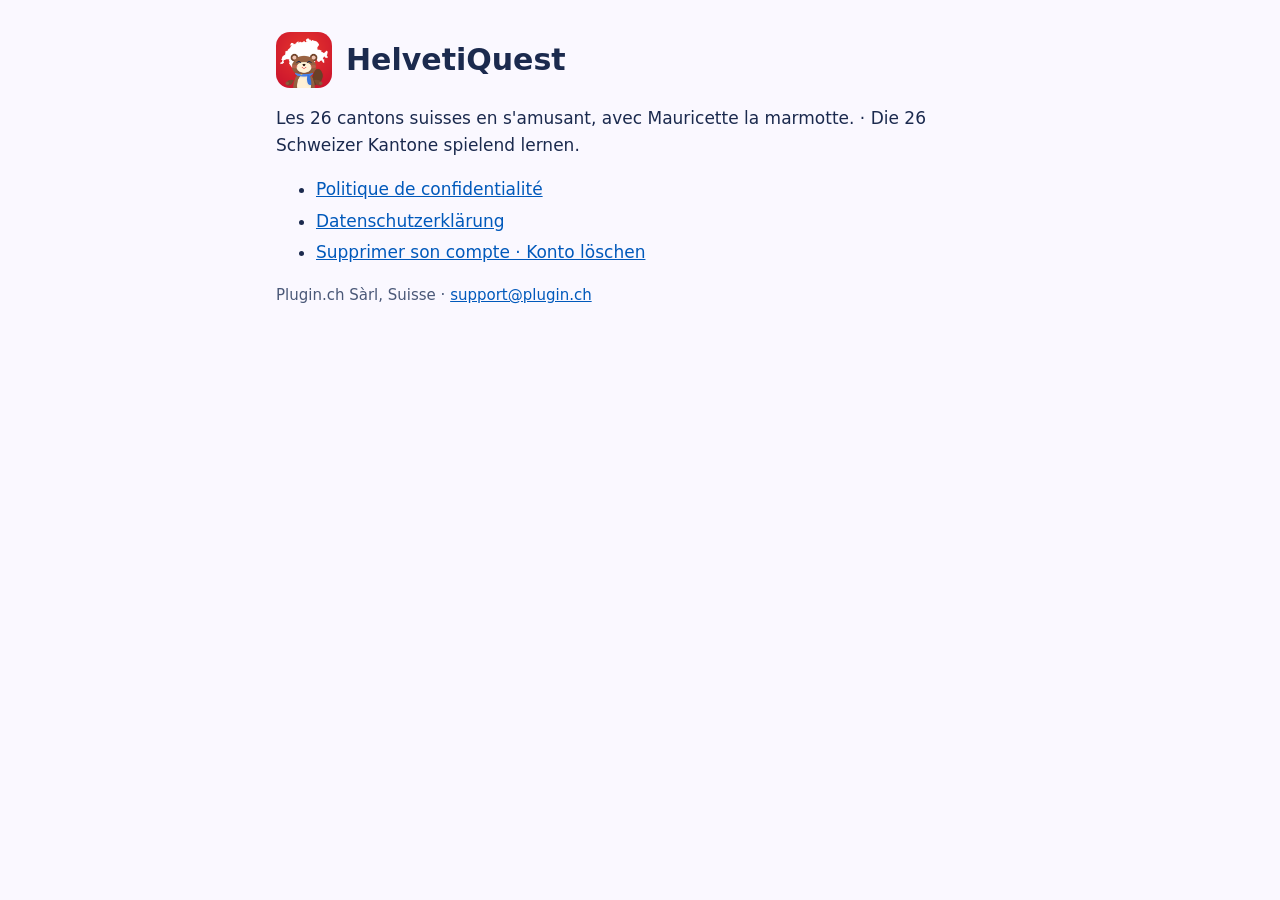
<file: index.html>
<!doctype html>
<html lang="fr">
<head>
<meta charset="utf-8">
<meta name="viewport" content="width=device-width, initial-scale=1">
<title>HelvetiQuest</title>
<link rel="stylesheet" href="swissgeo/style.css">
</head>
<body>
<main>
<header><img src="swissgeo/icone.png" alt=""><h1>HelvetiQuest</h1></header>
<p>Les 26 cantons suisses en s'amusant, avec Mauricette la marmotte. · <span lang="de">Die 26 Schweizer Kantone spielend lernen.</span></p>
<ul>
<li><a href="swissgeo/confidentialite.html">Politique de confidentialité</a></li>
<li><a href="swissgeo/datenschutz.html" hreflang="de">Datenschutzerklärung</a></li>
<li><a href="swissgeo/suppression.html">Supprimer son compte · Konto löschen</a></li>
</ul>
<p class="meta">Plugin.ch Sàrl, Suisse · <a href="mailto:support@plugin.ch">support@plugin.ch</a></p>
</main>
</body>
</html>
</file>
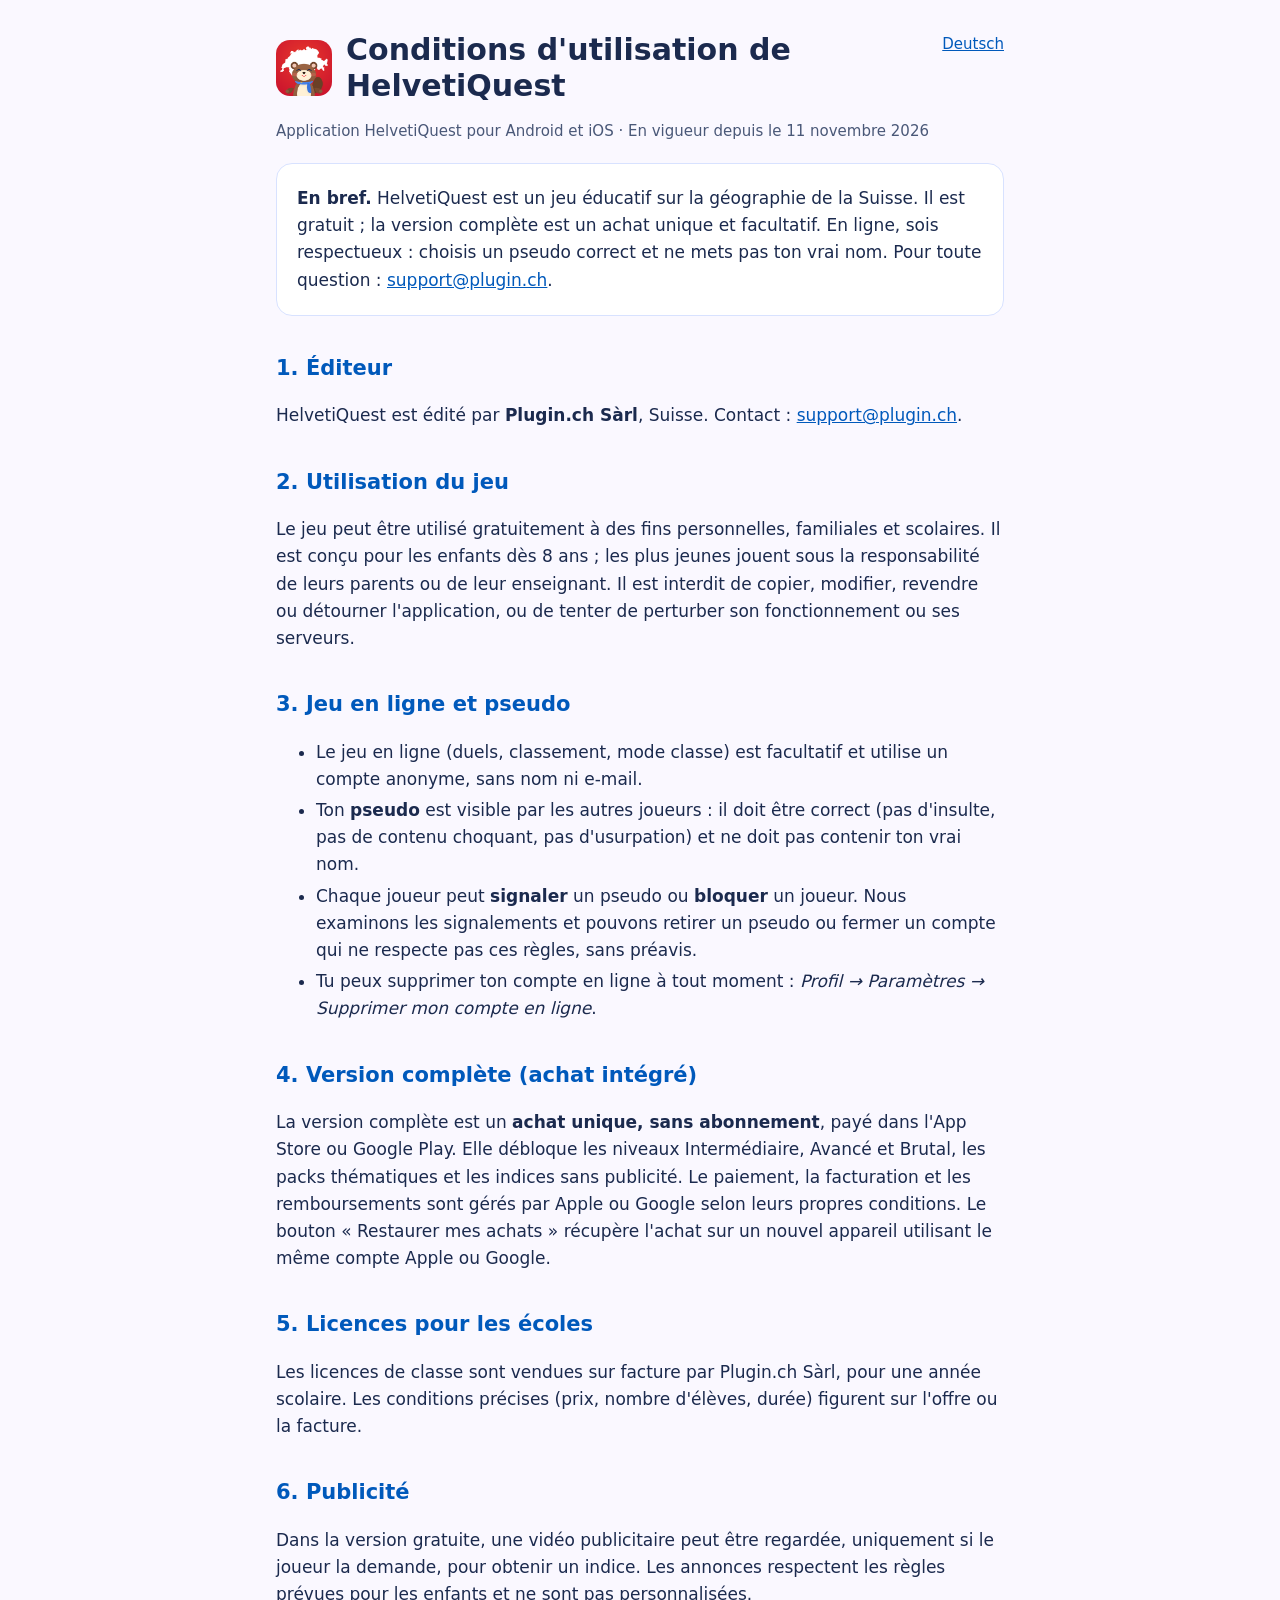
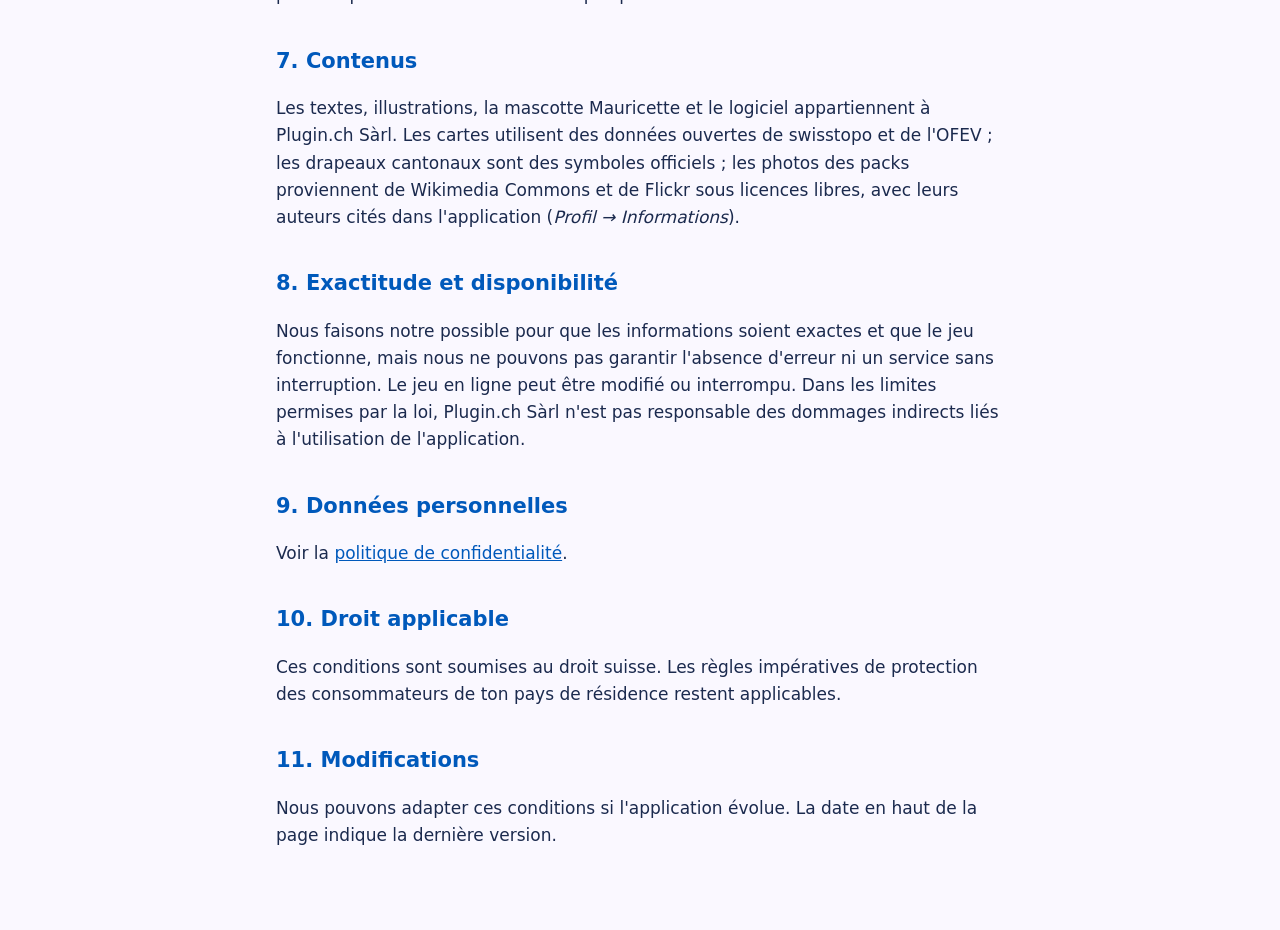
<file: swissgeo/conditions.html>
<!doctype html>
<html lang="fr">
<head>
<meta charset="utf-8">
<meta name="viewport" content="width=device-width, initial-scale=1">
<title>Conditions d'utilisation · HelvetiQuest</title>
<link rel="stylesheet" href="style.css">
</head>
<body>
<main>
<a class="lang" href="nutzungsbedingungen.html" hreflang="de">Deutsch</a>
<header><img src="icone.png" alt=""><h1>Conditions d'utilisation de HelvetiQuest</h1></header>
<p class="meta">Application HelvetiQuest pour Android et iOS · En vigueur depuis le 11 novembre 2026</p>

<div class="box">
<p><b>En bref.</b> HelvetiQuest est un jeu éducatif sur la géographie de la Suisse. Il est gratuit ; la version
complète est un achat unique et facultatif. En ligne, sois respectueux : choisis un pseudo correct et ne mets pas ton
vrai nom. Pour toute question : <a href="mailto:support@plugin.ch">support@plugin.ch</a>.</p>
</div>

<h2>1. Éditeur</h2>
<p>HelvetiQuest est édité par <b>Plugin.ch Sàrl</b>, Suisse. Contact : <a href="mailto:support@plugin.ch">support@plugin.ch</a>.</p>

<h2>2. Utilisation du jeu</h2>
<p>Le jeu peut être utilisé gratuitement à des fins personnelles, familiales et scolaires. Il est conçu pour les enfants
dès 8 ans ; les plus jeunes jouent sous la responsabilité de leurs parents ou de leur enseignant. Il est interdit de
copier, modifier, revendre ou détourner l'application, ou de tenter de perturber son fonctionnement ou ses serveurs.</p>

<h2>3. Jeu en ligne et pseudo</h2>
<ul>
<li>Le jeu en ligne (duels, classement, mode classe) est facultatif et utilise un compte anonyme, sans nom ni e-mail.</li>
<li>Ton <b>pseudo</b> est visible par les autres joueurs : il doit être correct (pas d'insulte, pas de contenu choquant,
pas d'usurpation) et ne doit pas contenir ton vrai nom.</li>
<li>Chaque joueur peut <b>signaler</b> un pseudo ou <b>bloquer</b> un joueur. Nous examinons les signalements et pouvons
retirer un pseudo ou fermer un compte qui ne respecte pas ces règles, sans préavis.</li>
<li>Tu peux supprimer ton compte en ligne à tout moment : <i>Profil → Paramètres → Supprimer mon compte en ligne</i>.</li>
</ul>

<h2>4. Version complète (achat intégré)</h2>
<p>La version complète est un <b>achat unique, sans abonnement</b>, payé dans l'App Store ou Google Play. Elle débloque
les niveaux Intermédiaire, Avancé et Brutal, les packs thématiques et les indices sans publicité. Le paiement, la
facturation et les remboursements sont gérés par Apple ou Google selon leurs propres conditions. Le bouton « Restaurer
mes achats » récupère l'achat sur un nouvel appareil utilisant le même compte Apple ou Google.</p>

<h2>5. Licences pour les écoles</h2>
<p>Les licences de classe sont vendues sur facture par Plugin.ch Sàrl, pour une année scolaire. Les conditions précises
(prix, nombre d'élèves, durée) figurent sur l'offre ou la facture.</p>

<h2>6. Publicité</h2>
<p>Dans la version gratuite, une vidéo publicitaire peut être regardée, uniquement si le joueur la demande, pour obtenir
un indice. Les annonces respectent les règles prévues pour les enfants et ne sont pas personnalisées.</p>

<h2>7. Contenus</h2>
<p>Les textes, illustrations, la mascotte Mauricette et le logiciel appartiennent à Plugin.ch Sàrl. Les cartes utilisent
des données ouvertes de swisstopo et de l'OFEV ; les drapeaux cantonaux sont des symboles officiels ; les photos des
packs proviennent de Wikimedia Commons et de Flickr sous licences libres, avec leurs auteurs cités dans l'application
(<i>Profil → Informations</i>).</p>

<h2>8. Exactitude et disponibilité</h2>
<p>Nous faisons notre possible pour que les informations soient exactes et que le jeu fonctionne, mais nous ne pouvons
pas garantir l'absence d'erreur ni un service sans interruption. Le jeu en ligne peut être modifié ou interrompu. Dans
les limites permises par la loi, Plugin.ch Sàrl n'est pas responsable des dommages indirects liés à l'utilisation de
l'application.</p>

<h2>9. Données personnelles</h2>
<p>Voir la <a href="confidentialite.html">politique de confidentialité</a>.</p>

<h2>10. Droit applicable</h2>
<p>Ces conditions sont soumises au droit suisse. Les règles impératives de protection des consommateurs de ton pays de
résidence restent applicables.</p>

<h2>11. Modifications</h2>
<p>Nous pouvons adapter ces conditions si l'application évolue. La date en haut de la page indique la dernière version.</p>
</main>
</body>
</html>
</file>
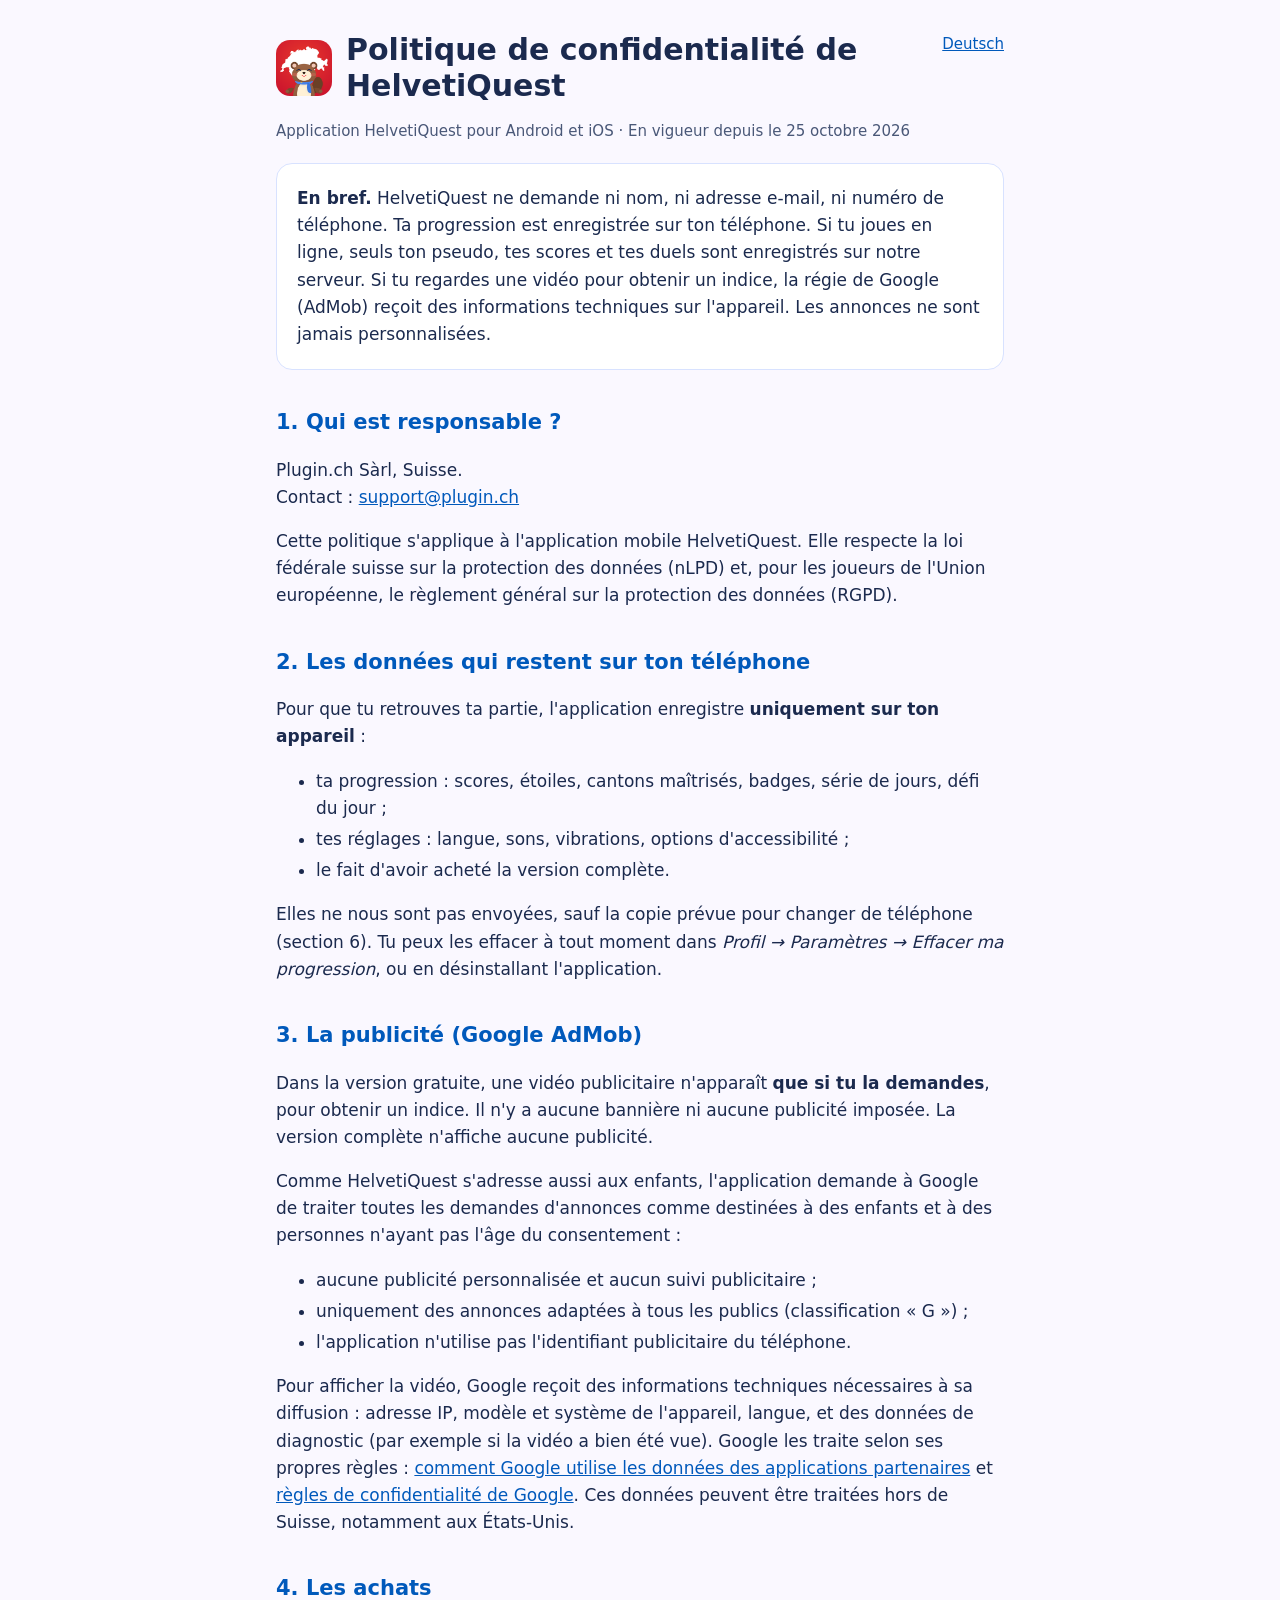
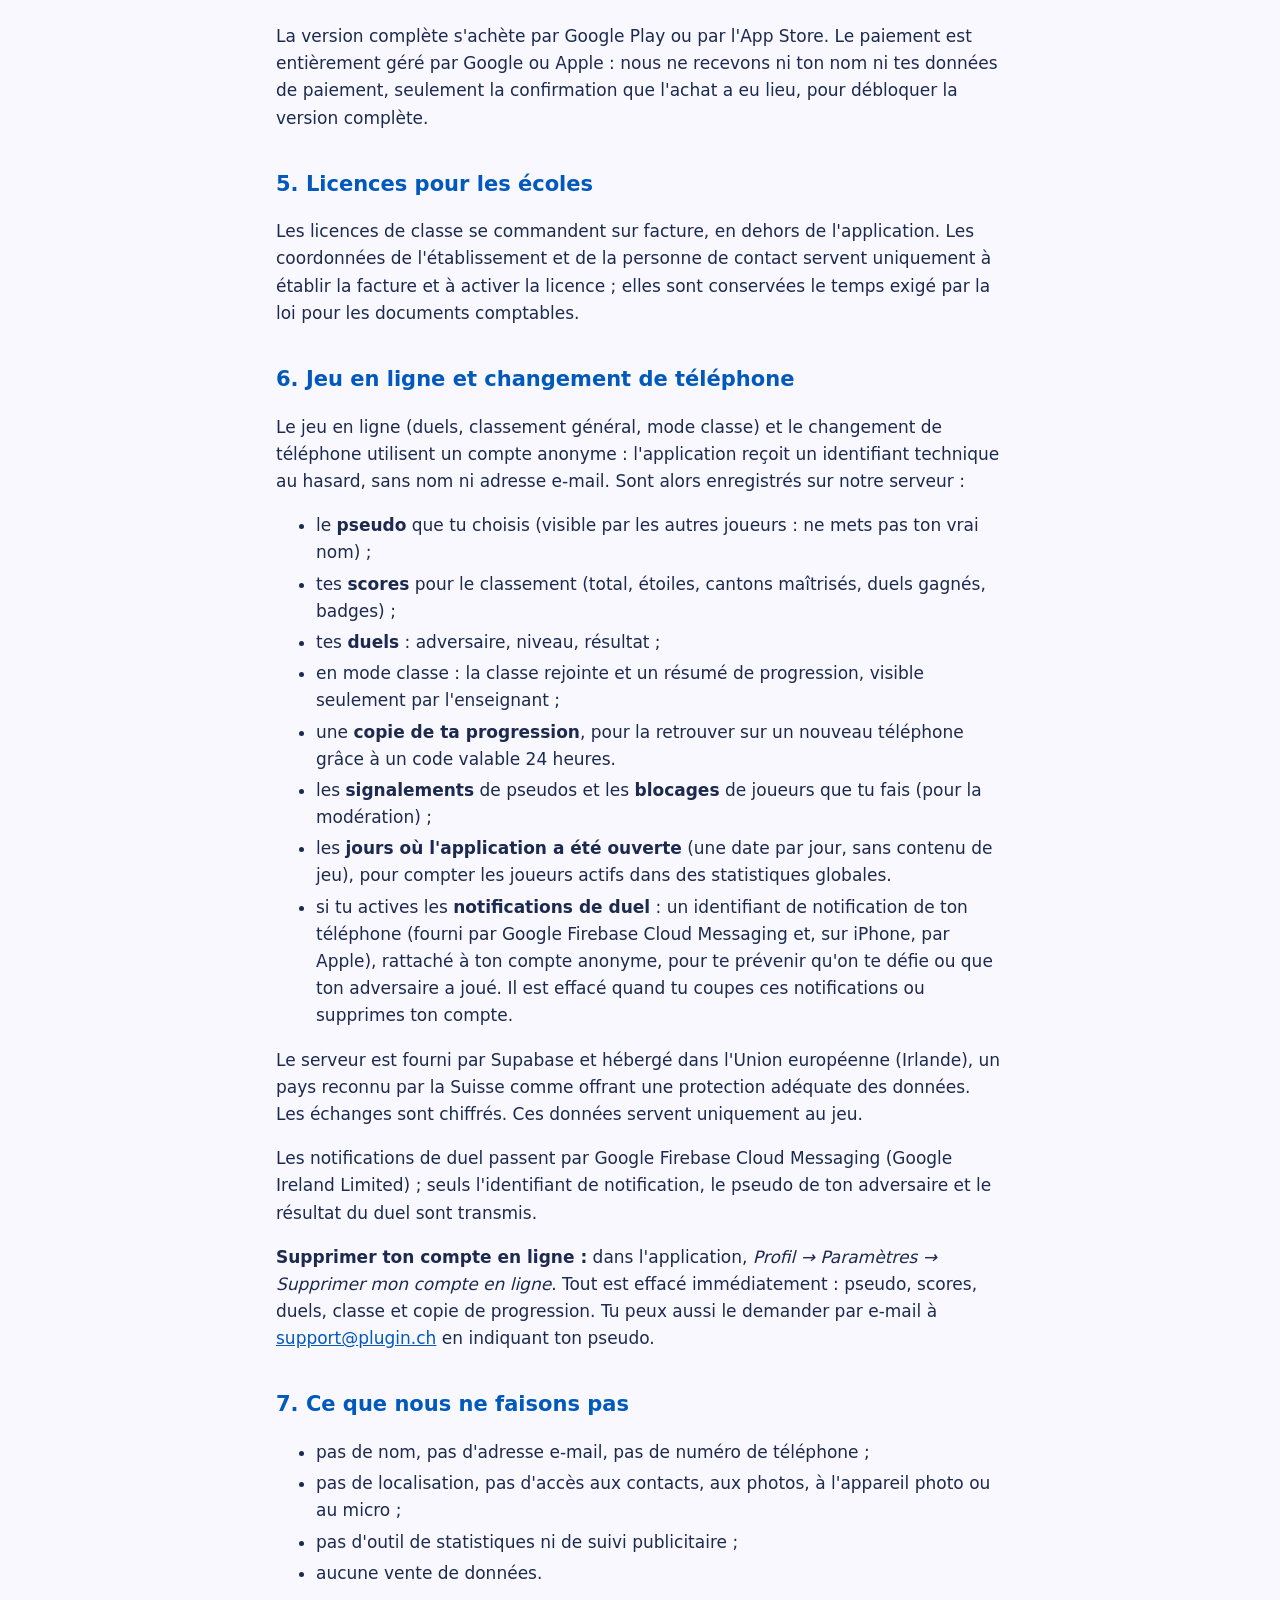
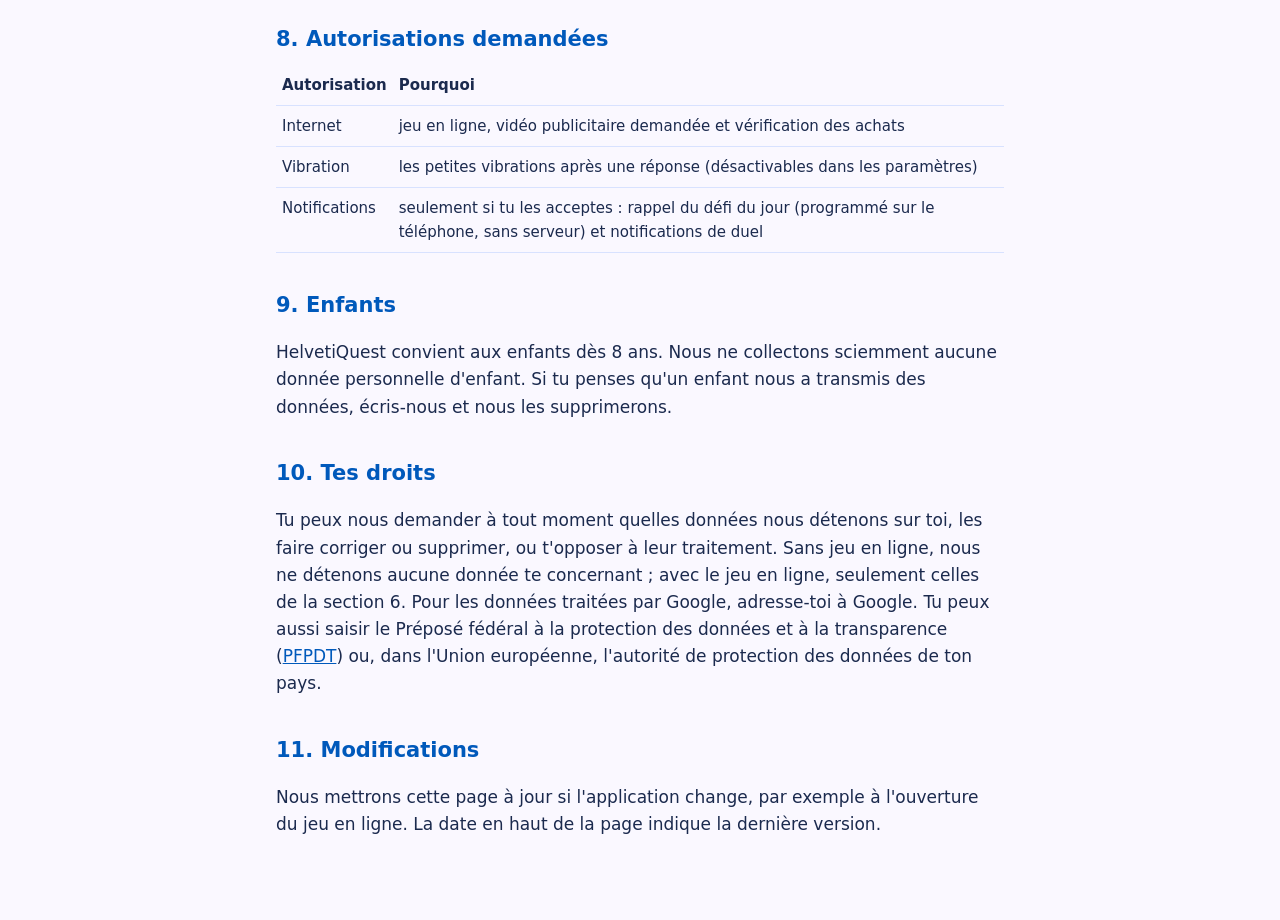
<file: swissgeo/confidentialite.html>
<!doctype html>
<html lang="fr">
<head>
<meta charset="utf-8">
<meta name="viewport" content="width=device-width, initial-scale=1">
<title>Politique de confidentialité · HelvetiQuest</title>
<link rel="stylesheet" href="style.css">
</head>
<body>
<main>
<a class="lang" href="datenschutz.html" hreflang="de">Deutsch</a>
<header><img src="icone.png" alt=""><h1>Politique de confidentialité de HelvetiQuest</h1></header>
<p class="meta">Application HelvetiQuest pour Android et iOS · En vigueur depuis le 25 octobre 2026</p>

<div class="box">
<p><b>En bref.</b> HelvetiQuest ne demande ni nom, ni adresse e-mail, ni numéro de téléphone. Ta progression est enregistrée
sur ton téléphone. Si tu joues en ligne, seuls ton pseudo, tes scores et tes duels sont enregistrés sur notre serveur.
Si tu regardes une vidéo pour obtenir un indice, la régie de Google (AdMob) reçoit des informations techniques sur
l'appareil. Les annonces ne sont jamais personnalisées.</p>
</div>

<h2>1. Qui est responsable ?</h2>
<p>Plugin.ch Sàrl, Suisse.<br>Contact : <a href="mailto:support@plugin.ch">support@plugin.ch</a></p>
<p>Cette politique s'applique à l'application mobile HelvetiQuest. Elle respecte la loi fédérale suisse sur la protection
des données (nLPD) et, pour les joueurs de l'Union européenne, le règlement général sur la protection des données (RGPD).</p>

<h2>2. Les données qui restent sur ton téléphone</h2>
<p>Pour que tu retrouves ta partie, l'application enregistre <b>uniquement sur ton appareil</b> :</p>
<ul>
<li>ta progression : scores, étoiles, cantons maîtrisés, badges, série de jours, défi du jour ;</li>
<li>tes réglages : langue, sons, vibrations, options d'accessibilité ;</li>
<li>le fait d'avoir acheté la version complète.</li>
</ul>
<p>Elles ne nous sont pas envoyées, sauf la copie prévue pour changer de téléphone (section 6). Tu peux les effacer à tout moment dans <i>Profil → Paramètres → Effacer ma
progression</i>, ou en désinstallant l'application.</p>

<h2>3. La publicité (Google AdMob)</h2>
<p>Dans la version gratuite, une vidéo publicitaire n'apparaît <b>que si tu la demandes</b>, pour obtenir un indice.
Il n'y a aucune bannière ni aucune publicité imposée. La version complète n'affiche aucune publicité.</p>
<p>Comme HelvetiQuest s'adresse aussi aux enfants, l'application demande à Google de traiter toutes les demandes
d'annonces comme destinées à des enfants et à des personnes n'ayant pas l'âge du consentement :</p>
<ul>
<li>aucune publicité personnalisée et aucun suivi publicitaire ;</li>
<li>uniquement des annonces adaptées à tous les publics (classification « G ») ;</li>
<li>l'application n'utilise pas l'identifiant publicitaire du téléphone.</li>
</ul>
<p>Pour afficher la vidéo, Google reçoit des informations techniques nécessaires à sa diffusion : adresse IP, modèle
et système de l'appareil, langue, et des données de diagnostic (par exemple si la vidéo a bien été vue). Google
les traite selon ses propres règles :
<a href="https://policies.google.com/technologies/partner-sites">comment Google utilise les données des applications partenaires</a> et
<a href="https://policies.google.com/privacy">règles de confidentialité de Google</a>.
Ces données peuvent être traitées hors de Suisse, notamment aux États-Unis.</p>

<h2>4. Les achats</h2>
<p>La version complète s'achète par Google Play ou par l'App Store. Le paiement est entièrement géré par Google ou
Apple : nous ne recevons ni ton nom ni tes données de paiement, seulement la confirmation que l'achat a eu lieu, pour
débloquer la version complète.</p>

<h2>5. Licences pour les écoles</h2>
<p>Les licences de classe se commandent sur facture, en dehors de l'application. Les coordonnées de l'établissement
et de la personne de contact servent uniquement à établir la facture et à activer la licence ; elles sont conservées
le temps exigé par la loi pour les documents comptables.</p>

<h2>6. Jeu en ligne et changement de téléphone</h2>
<p>Le jeu en ligne (duels, classement général, mode classe) et le changement de téléphone utilisent un compte anonyme :
l'application reçoit un identifiant technique au hasard, sans nom ni adresse e-mail. Sont alors enregistrés sur notre
serveur :</p>
<ul>
<li>le <b>pseudo</b> que tu choisis (visible par les autres joueurs : ne mets pas ton vrai nom) ;</li>
<li>tes <b>scores</b> pour le classement (total, étoiles, cantons maîtrisés, duels gagnés, badges) ;</li>
<li>tes <b>duels</b> : adversaire, niveau, résultat ;</li>
<li>en mode classe : la classe rejointe et un résumé de progression, visible seulement par l'enseignant ;</li>
<li>une <b>copie de ta progression</b>, pour la retrouver sur un nouveau téléphone grâce à un code valable 24 heures.</li>
<li>les <b>signalements</b> de pseudos et les <b>blocages</b> de joueurs que tu fais (pour la modération) ;</li>
<li>les <b>jours où l'application a été ouverte</b> (une date par jour, sans contenu de jeu), pour compter les joueurs actifs
dans des statistiques globales.</li>
<li>si tu actives les <b>notifications de duel</b> : un identifiant de notification de ton téléphone (fourni par Google Firebase Cloud Messaging et, sur iPhone, par Apple), rattaché à ton compte anonyme, pour te prévenir qu'on te défie ou que ton adversaire a joué. Il est effacé quand tu coupes ces notifications ou supprimes ton compte.</li>
</ul>
<p>Le serveur est fourni par Supabase et hébergé dans l'Union européenne (Irlande), un pays reconnu par la Suisse comme
offrant une protection adéquate des données. Les échanges sont chiffrés. Ces données servent uniquement au jeu.</p>
<p>Les notifications de duel passent par Google Firebase Cloud Messaging (Google Ireland Limited) ; seuls l'identifiant de notification, le pseudo de ton adversaire et le résultat du duel sont transmis.</p>
<p><b>Supprimer ton compte en ligne :</b> dans l'application, <i>Profil → Paramètres → Supprimer mon compte en ligne</i>.
Tout est effacé immédiatement : pseudo, scores, duels, classe et copie de progression. Tu peux aussi le demander par
e-mail à <a href="mailto:support@plugin.ch">support@plugin.ch</a> en indiquant ton pseudo.</p>

<h2>7. Ce que nous ne faisons pas</h2>
<ul>
<li>pas de nom, pas d'adresse e-mail, pas de numéro de téléphone ;</li>
<li>pas de localisation, pas d'accès aux contacts, aux photos, à l'appareil photo ou au micro ;</li>
<li>pas d'outil de statistiques ni de suivi publicitaire ;</li>
<li>aucune vente de données.</li>
</ul>

<h2>8. Autorisations demandées</h2>
<table>
<tr><th>Autorisation</th><th>Pourquoi</th></tr>
<tr><td>Internet</td><td>jeu en ligne, vidéo publicitaire demandée et vérification des achats</td></tr>
<tr><td>Vibration</td><td>les petites vibrations après une réponse (désactivables dans les paramètres)</td></tr>
<tr><td>Notifications</td><td>seulement si tu les acceptes : rappel du défi du jour (programmé sur le téléphone, sans serveur) et notifications de duel</td></tr>
</table>

<h2>9. Enfants</h2>
<p>HelvetiQuest convient aux enfants dès 8 ans. Nous ne collectons sciemment aucune donnée personnelle d'enfant. Si tu
penses qu'un enfant nous a transmis des données, écris-nous et nous les supprimerons.</p>

<h2>10. Tes droits</h2>
<p>Tu peux nous demander à tout moment quelles données nous détenons sur toi, les faire corriger ou supprimer, ou
t'opposer à leur traitement. Sans jeu en ligne, nous ne détenons aucune donnée te concernant ; avec le jeu en ligne,
seulement celles de la section 6. Pour les données traitées par Google, adresse-toi à Google. Tu peux aussi saisir le Préposé fédéral à
la protection des données et à la transparence (<a href="https://www.edoeb.admin.ch">PFPDT</a>) ou, dans l'Union
européenne, l'autorité de protection des données de ton pays.</p>

<h2>11. Modifications</h2>
<p>Nous mettrons cette page à jour si l'application change, par exemple à l'ouverture du jeu en ligne. La date en haut de
la page indique la dernière version.</p>
</main>
</body>
</html>
</file>
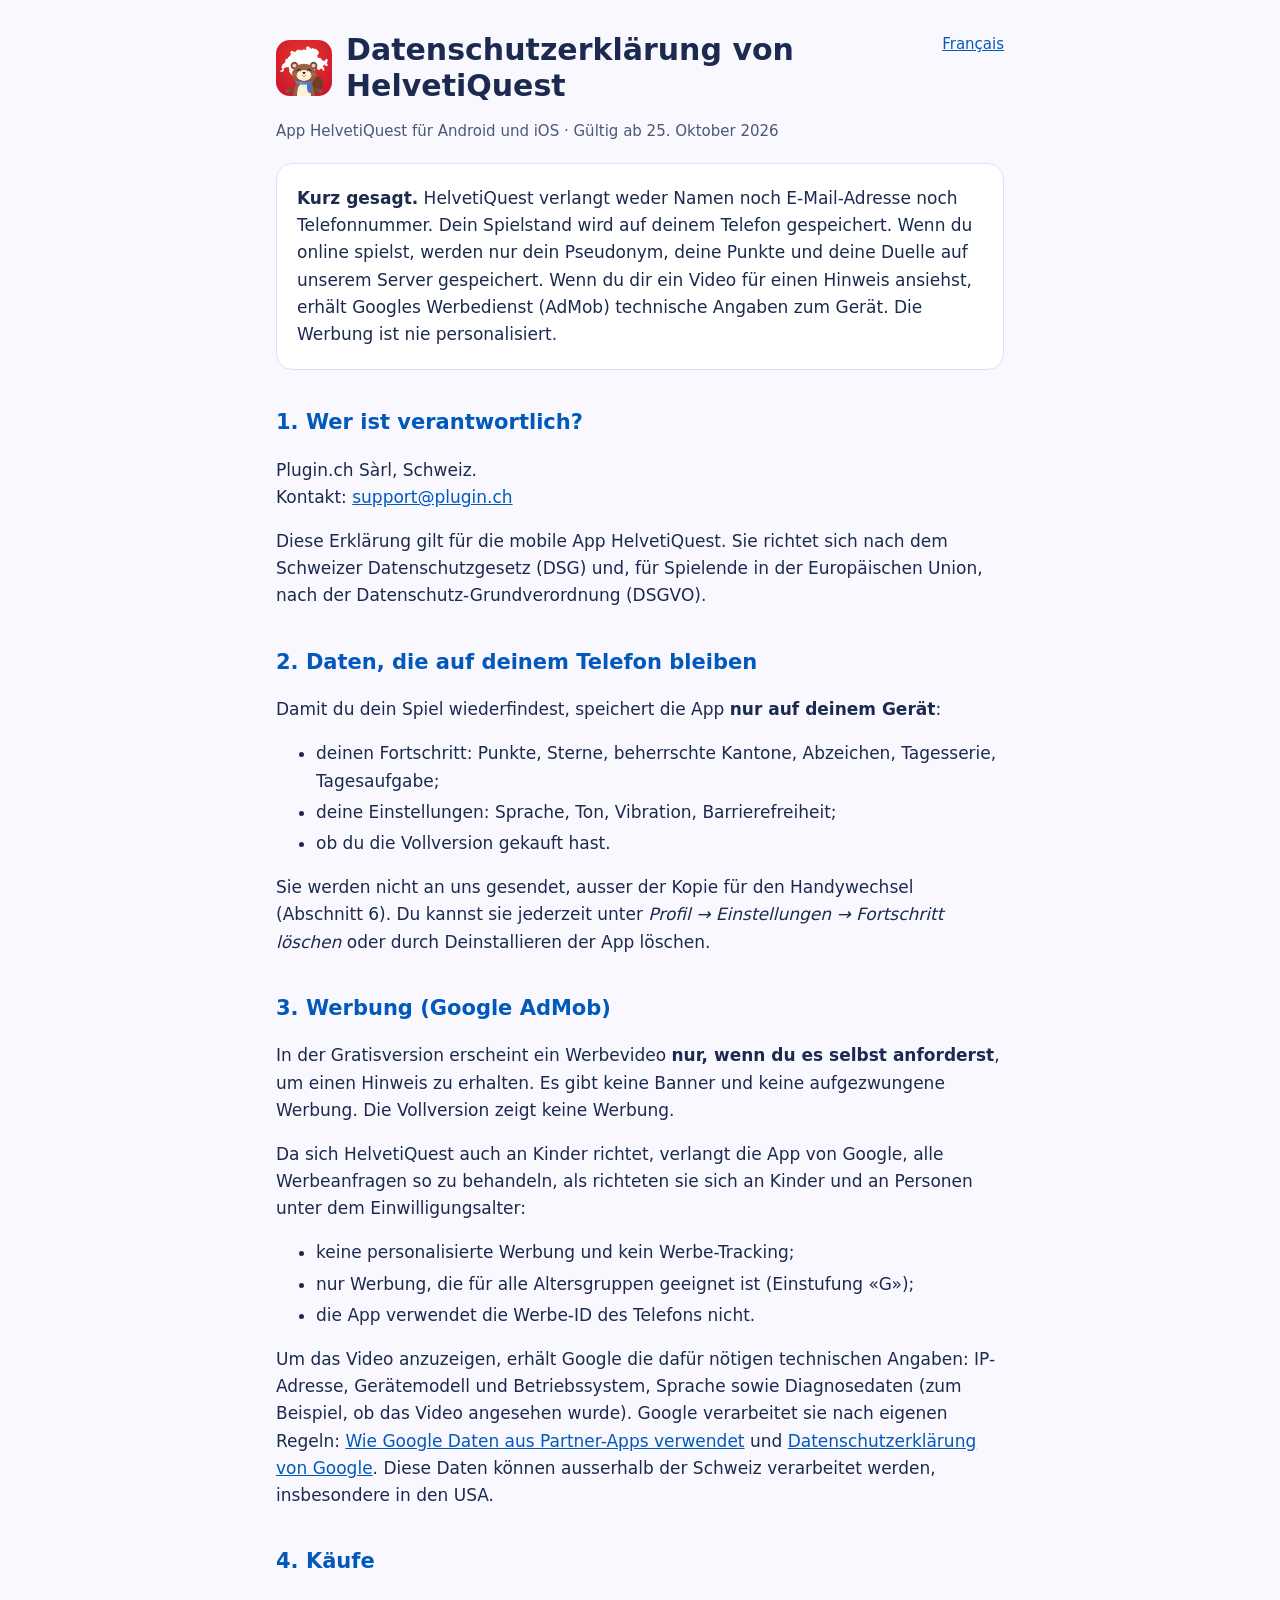
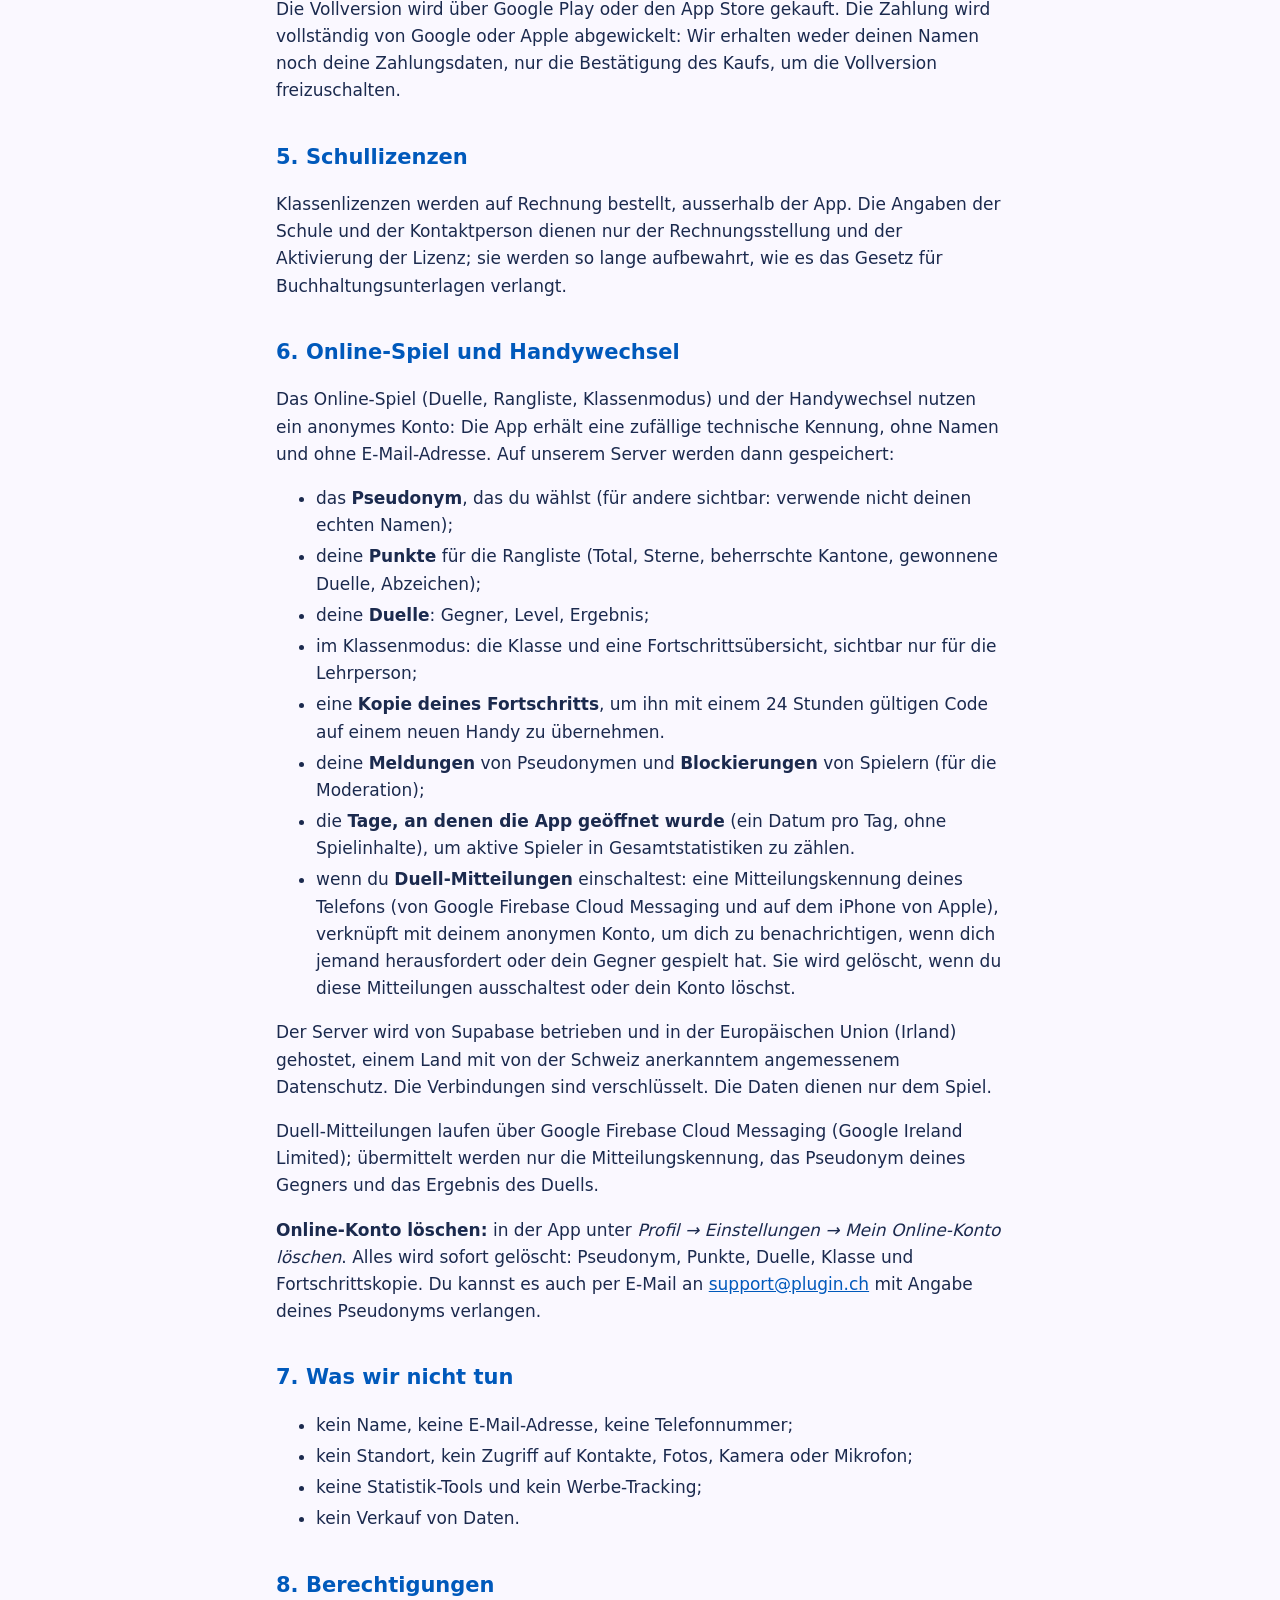
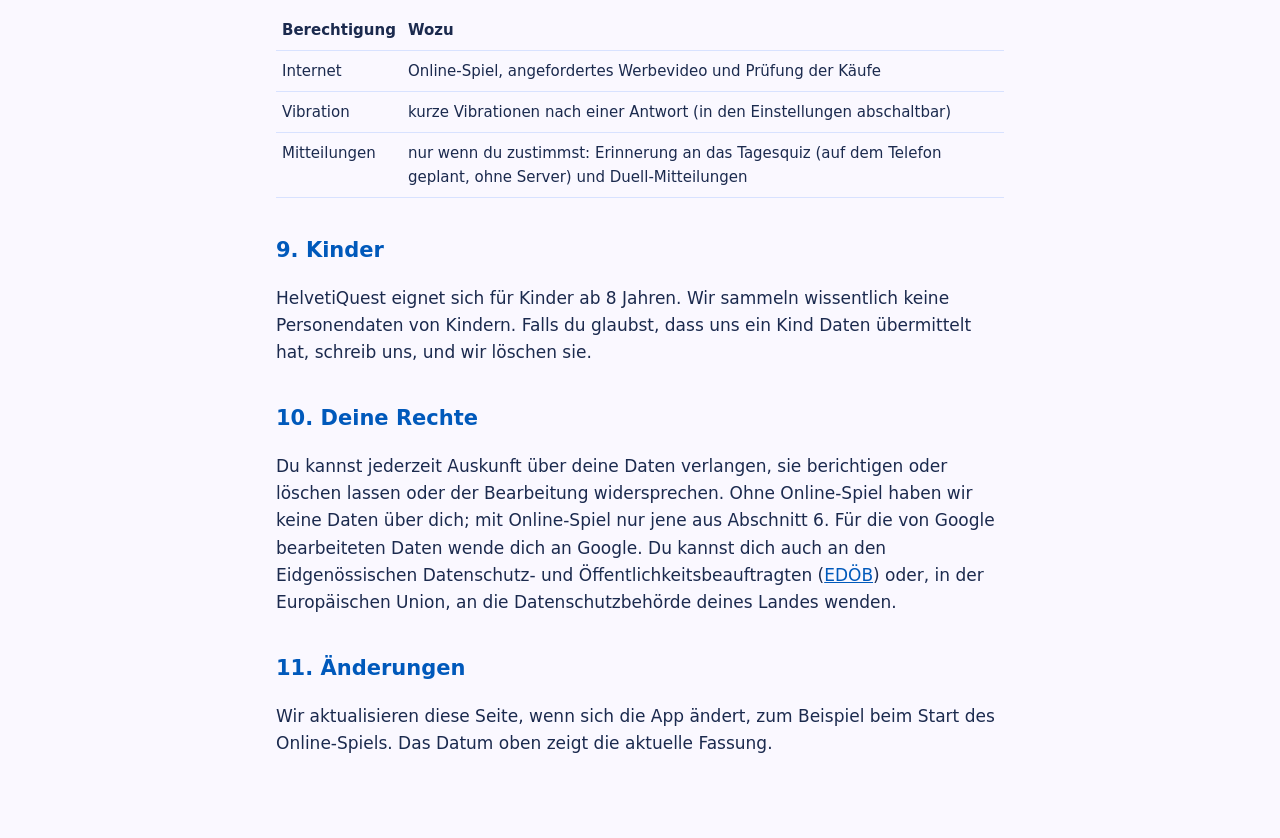
<file: swissgeo/datenschutz.html>
<!doctype html>
<html lang="de">
<head>
<meta charset="utf-8">
<meta name="viewport" content="width=device-width, initial-scale=1">
<title>Datenschutzerklärung · HelvetiQuest</title>
<link rel="stylesheet" href="style.css">
</head>
<body>
<main>
<a class="lang" href="confidentialite.html" hreflang="fr">Français</a>
<header><img src="icone.png" alt=""><h1>Datenschutzerklärung von HelvetiQuest</h1></header>
<p class="meta">App HelvetiQuest für Android und iOS · Gültig ab 25. Oktober 2026</p>

<div class="box">
<p><b>Kurz gesagt.</b> HelvetiQuest verlangt weder Namen noch E-Mail-Adresse noch Telefonnummer. Dein Spielstand wird auf
deinem Telefon gespeichert. Wenn du online spielst, werden nur dein Pseudonym, deine Punkte und deine Duelle auf unserem
Server gespeichert. Wenn du dir ein Video für einen Hinweis ansiehst, erhält Googles Werbedienst (AdMob) technische
Angaben zum Gerät. Die Werbung ist nie personalisiert.</p>
</div>

<h2>1. Wer ist verantwortlich?</h2>
<p>Plugin.ch Sàrl, Schweiz.<br>Kontakt: <a href="mailto:support@plugin.ch">support@plugin.ch</a></p>
<p>Diese Erklärung gilt für die mobile App HelvetiQuest. Sie richtet sich nach dem Schweizer Datenschutzgesetz (DSG) und,
für Spielende in der Europäischen Union, nach der Datenschutz-Grundverordnung (DSGVO).</p>

<h2>2. Daten, die auf deinem Telefon bleiben</h2>
<p>Damit du dein Spiel wiederfindest, speichert die App <b>nur auf deinem Gerät</b>:</p>
<ul>
<li>deinen Fortschritt: Punkte, Sterne, beherrschte Kantone, Abzeichen, Tagesserie, Tagesaufgabe;</li>
<li>deine Einstellungen: Sprache, Ton, Vibration, Barrierefreiheit;</li>
<li>ob du die Vollversion gekauft hast.</li>
</ul>
<p>Sie werden nicht an uns gesendet, ausser der Kopie für den Handywechsel (Abschnitt 6). Du kannst sie jederzeit unter <i>Profil → Einstellungen → Fortschritt
löschen</i> oder durch Deinstallieren der App löschen.</p>

<h2>3. Werbung (Google AdMob)</h2>
<p>In der Gratisversion erscheint ein Werbevideo <b>nur, wenn du es selbst anforderst</b>, um einen Hinweis zu erhalten.
Es gibt keine Banner und keine aufgezwungene Werbung. Die Vollversion zeigt keine Werbung.</p>
<p>Da sich HelvetiQuest auch an Kinder richtet, verlangt die App von Google, alle Werbeanfragen so zu behandeln, als
richteten sie sich an Kinder und an Personen unter dem Einwilligungsalter:</p>
<ul>
<li>keine personalisierte Werbung und kein Werbe-Tracking;</li>
<li>nur Werbung, die für alle Altersgruppen geeignet ist (Einstufung «G»);</li>
<li>die App verwendet die Werbe-ID des Telefons nicht.</li>
</ul>
<p>Um das Video anzuzeigen, erhält Google die dafür nötigen technischen Angaben: IP-Adresse, Gerätemodell und
Betriebssystem, Sprache sowie Diagnosedaten (zum Beispiel, ob das Video angesehen wurde). Google verarbeitet sie nach
eigenen Regeln:
<a href="https://policies.google.com/technologies/partner-sites?hl=de">Wie Google Daten aus Partner-Apps verwendet</a> und
<a href="https://policies.google.com/privacy?hl=de">Datenschutzerklärung von Google</a>.
Diese Daten können ausserhalb der Schweiz verarbeitet werden, insbesondere in den USA.</p>

<h2>4. Käufe</h2>
<p>Die Vollversion wird über Google Play oder den App Store gekauft. Die Zahlung wird vollständig von Google oder Apple
abgewickelt: Wir erhalten weder deinen Namen noch deine Zahlungsdaten, nur die Bestätigung des Kaufs, um die
Vollversion freizuschalten.</p>

<h2>5. Schullizenzen</h2>
<p>Klassenlizenzen werden auf Rechnung bestellt, ausserhalb der App. Die Angaben der Schule und der Kontaktperson dienen
nur der Rechnungsstellung und der Aktivierung der Lizenz; sie werden so lange aufbewahrt, wie es das Gesetz für
Buchhaltungsunterlagen verlangt.</p>

<h2>6. Online-Spiel und Handywechsel</h2>
<p>Das Online-Spiel (Duelle, Rangliste, Klassenmodus) und der Handywechsel nutzen ein anonymes Konto: Die App erhält eine
zufällige technische Kennung, ohne Namen und ohne E-Mail-Adresse. Auf unserem Server werden dann gespeichert:</p>
<ul>
<li>das <b>Pseudonym</b>, das du wählst (für andere sichtbar: verwende nicht deinen echten Namen);</li>
<li>deine <b>Punkte</b> für die Rangliste (Total, Sterne, beherrschte Kantone, gewonnene Duelle, Abzeichen);</li>
<li>deine <b>Duelle</b>: Gegner, Level, Ergebnis;</li>
<li>im Klassenmodus: die Klasse und eine Fortschrittsübersicht, sichtbar nur für die Lehrperson;</li>
<li>eine <b>Kopie deines Fortschritts</b>, um ihn mit einem 24 Stunden gültigen Code auf einem neuen Handy zu übernehmen.</li>
<li>deine <b>Meldungen</b> von Pseudonymen und <b>Blockierungen</b> von Spielern (für die Moderation);</li>
<li>die <b>Tage, an denen die App geöffnet wurde</b> (ein Datum pro Tag, ohne Spielinhalte), um aktive Spieler in
Gesamtstatistiken zu zählen.</li>
<li>wenn du <b>Duell-Mitteilungen</b> einschaltest: eine Mitteilungskennung deines Telefons (von Google Firebase Cloud Messaging und auf dem iPhone von Apple), verknüpft mit deinem anonymen Konto, um dich zu benachrichtigen, wenn dich jemand herausfordert oder dein Gegner gespielt hat. Sie wird gelöscht, wenn du diese Mitteilungen ausschaltest oder dein Konto löschst.</li>
</ul>
<p>Der Server wird von Supabase betrieben und in der Europäischen Union (Irland) gehostet, einem Land mit von der Schweiz
anerkanntem angemessenem Datenschutz. Die Verbindungen sind verschlüsselt. Die Daten dienen nur dem Spiel.</p>
<p>Duell-Mitteilungen laufen über Google Firebase Cloud Messaging (Google Ireland Limited); übermittelt werden nur die Mitteilungskennung, das Pseudonym deines Gegners und das Ergebnis des Duells.</p>
<p><b>Online-Konto löschen:</b> in der App unter <i>Profil → Einstellungen → Mein Online-Konto löschen</i>. Alles wird sofort
gelöscht: Pseudonym, Punkte, Duelle, Klasse und Fortschrittskopie. Du kannst es auch per E-Mail an
<a href="mailto:support@plugin.ch">support@plugin.ch</a> mit Angabe deines Pseudonyms verlangen.</p>

<h2>7. Was wir nicht tun</h2>
<ul>
<li>kein Name, keine E-Mail-Adresse, keine Telefonnummer;</li>
<li>kein Standort, kein Zugriff auf Kontakte, Fotos, Kamera oder Mikrofon;</li>
<li>keine Statistik-Tools und kein Werbe-Tracking;</li>
<li>kein Verkauf von Daten.</li>
</ul>

<h2>8. Berechtigungen</h2>
<table>
<tr><th>Berechtigung</th><th>Wozu</th></tr>
<tr><td>Internet</td><td>Online-Spiel, angefordertes Werbevideo und Prüfung der Käufe</td></tr>
<tr><td>Vibration</td><td>kurze Vibrationen nach einer Antwort (in den Einstellungen abschaltbar)</td></tr>
<tr><td>Mitteilungen</td><td>nur wenn du zustimmst: Erinnerung an das Tagesquiz (auf dem Telefon geplant, ohne Server) und Duell-Mitteilungen</td></tr>
</table>

<h2>9. Kinder</h2>
<p>HelvetiQuest eignet sich für Kinder ab 8 Jahren. Wir sammeln wissentlich keine Personendaten von Kindern. Falls du
glaubst, dass uns ein Kind Daten übermittelt hat, schreib uns, und wir löschen sie.</p>

<h2>10. Deine Rechte</h2>
<p>Du kannst jederzeit Auskunft über deine Daten verlangen, sie berichtigen oder löschen lassen oder der Bearbeitung
widersprechen. Ohne Online-Spiel haben wir keine Daten über dich; mit Online-Spiel nur jene aus Abschnitt 6. Für die
von Google bearbeiteten Daten wende dich an Google. Du kannst dich auch an den Eidgenössischen Datenschutz- und
Öffentlichkeitsbeauftragten (<a href="https://www.edoeb.admin.ch">EDÖB</a>) oder, in der Europäischen Union, an die
Datenschutzbehörde deines Landes wenden.</p>

<h2>11. Änderungen</h2>
<p>Wir aktualisieren diese Seite, wenn sich die App ändert, zum Beispiel beim Start des Online-Spiels. Das Datum oben
zeigt die aktuelle Fassung.</p>
</main>
</body>
</html>
</file>
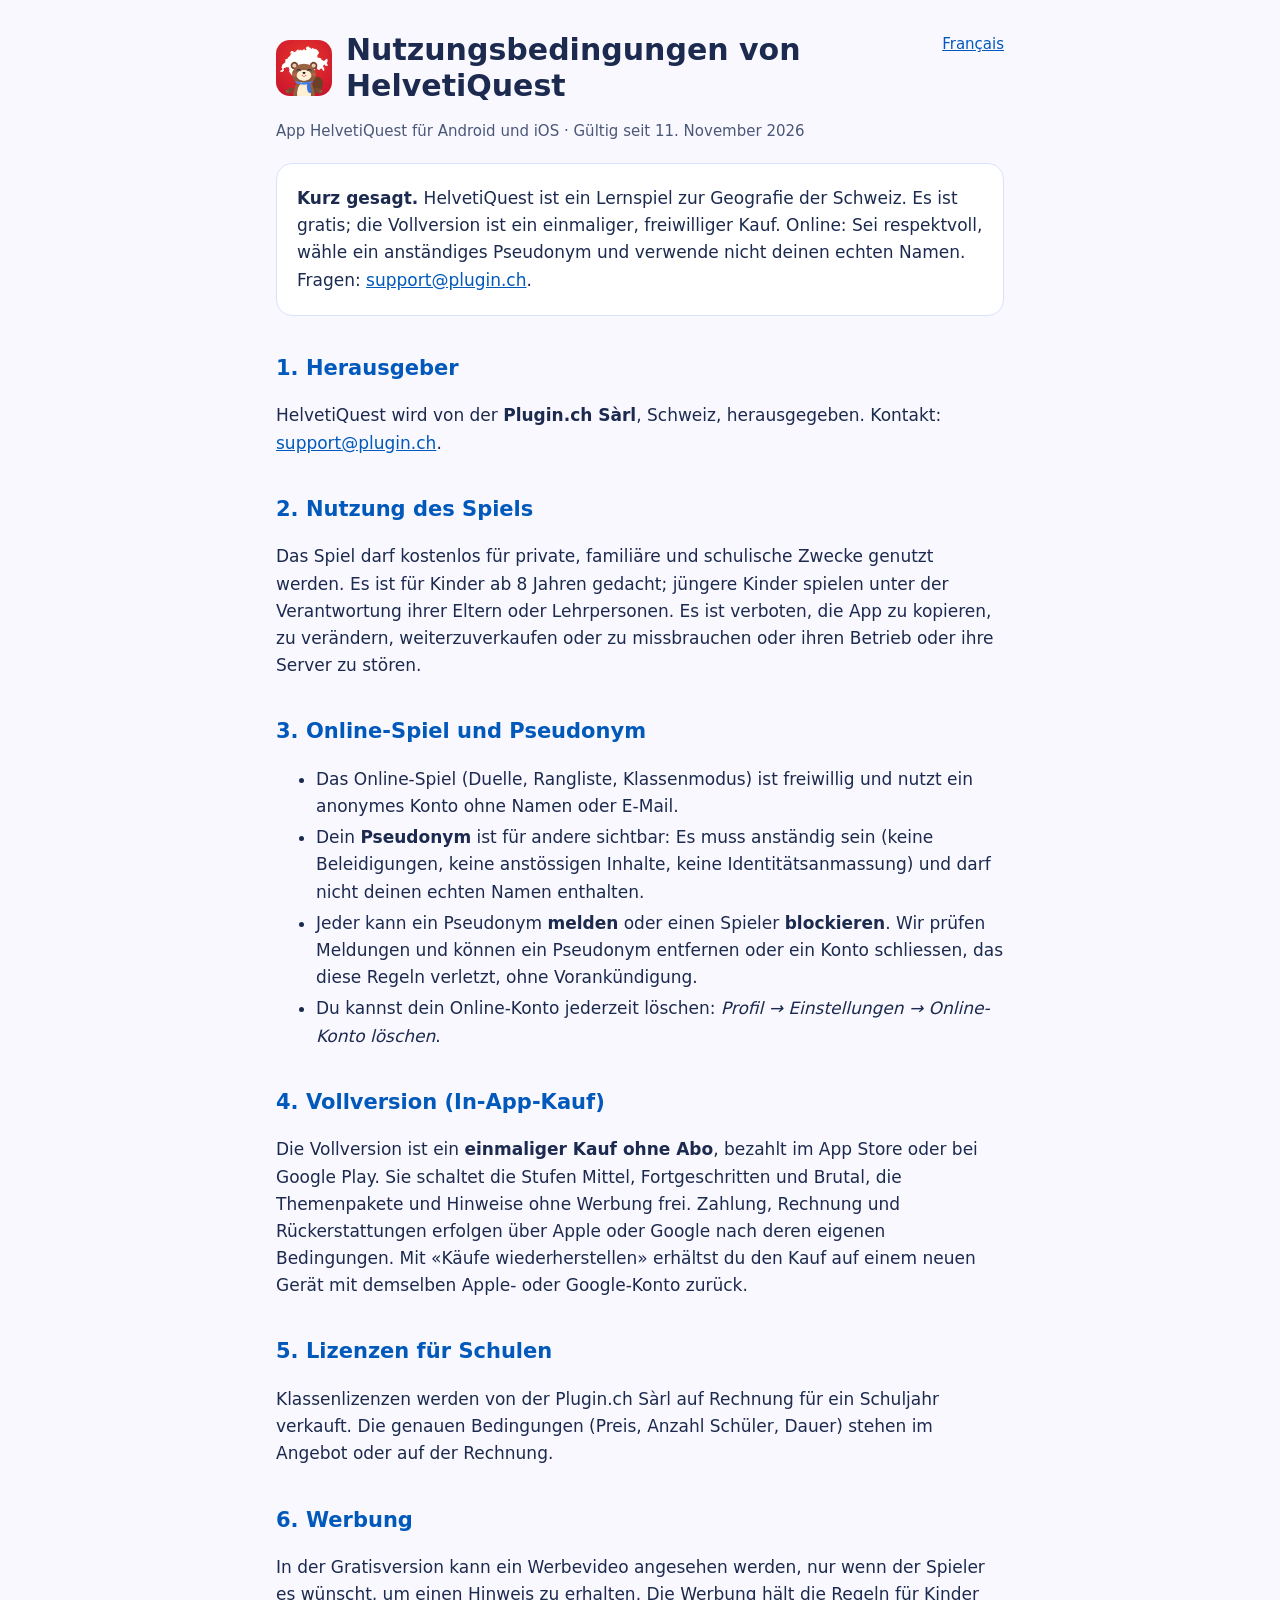
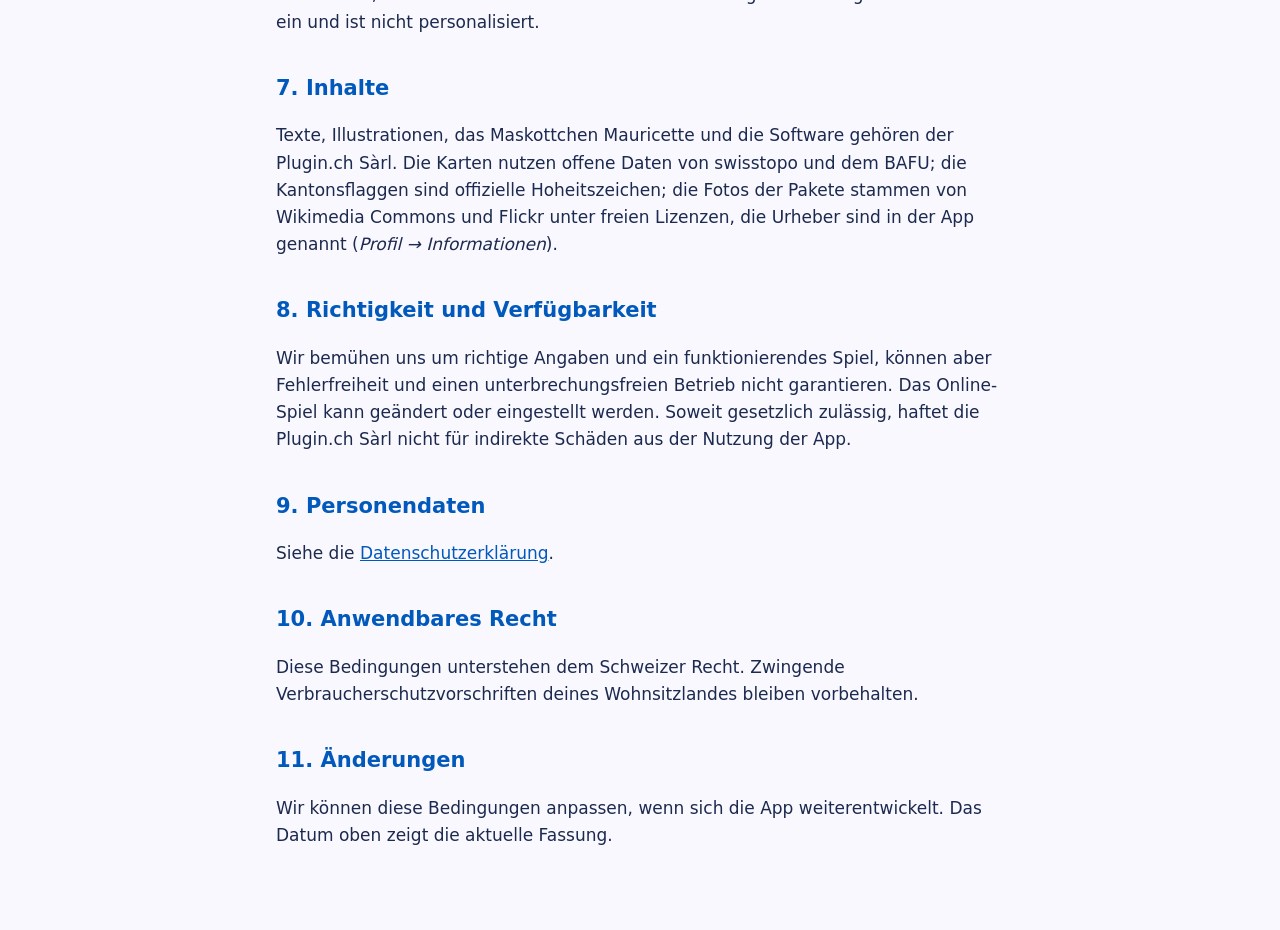
<file: swissgeo/nutzungsbedingungen.html>
<!doctype html>
<html lang="de">
<head>
<meta charset="utf-8">
<meta name="viewport" content="width=device-width, initial-scale=1">
<title>Nutzungsbedingungen · HelvetiQuest</title>
<link rel="stylesheet" href="style.css">
</head>
<body>
<main>
<a class="lang" href="conditions.html" hreflang="fr">Français</a>
<header><img src="icone.png" alt=""><h1>Nutzungsbedingungen von HelvetiQuest</h1></header>
<p class="meta">App HelvetiQuest für Android und iOS · Gültig seit 11. November 2026</p>

<div class="box">
<p><b>Kurz gesagt.</b> HelvetiQuest ist ein Lernspiel zur Geografie der Schweiz. Es ist gratis; die Vollversion ist ein
einmaliger, freiwilliger Kauf. Online: Sei respektvoll, wähle ein anständiges Pseudonym und verwende nicht deinen echten
Namen. Fragen: <a href="mailto:support@plugin.ch">support@plugin.ch</a>.</p>
</div>

<h2>1. Herausgeber</h2>
<p>HelvetiQuest wird von der <b>Plugin.ch Sàrl</b>, Schweiz, herausgegeben. Kontakt: <a href="mailto:support@plugin.ch">support@plugin.ch</a>.</p>

<h2>2. Nutzung des Spiels</h2>
<p>Das Spiel darf kostenlos für private, familiäre und schulische Zwecke genutzt werden. Es ist für Kinder ab 8 Jahren
gedacht; jüngere Kinder spielen unter der Verantwortung ihrer Eltern oder Lehrpersonen. Es ist verboten, die App zu
kopieren, zu verändern, weiterzuverkaufen oder zu missbrauchen oder ihren Betrieb oder ihre Server zu stören.</p>

<h2>3. Online-Spiel und Pseudonym</h2>
<ul>
<li>Das Online-Spiel (Duelle, Rangliste, Klassenmodus) ist freiwillig und nutzt ein anonymes Konto ohne Namen oder E-Mail.</li>
<li>Dein <b>Pseudonym</b> ist für andere sichtbar: Es muss anständig sein (keine Beleidigungen, keine anstössigen Inhalte,
keine Identitätsanmassung) und darf nicht deinen echten Namen enthalten.</li>
<li>Jeder kann ein Pseudonym <b>melden</b> oder einen Spieler <b>blockieren</b>. Wir prüfen Meldungen und können ein
Pseudonym entfernen oder ein Konto schliessen, das diese Regeln verletzt, ohne Vorankündigung.</li>
<li>Du kannst dein Online-Konto jederzeit löschen: <i>Profil → Einstellungen → Online-Konto löschen</i>.</li>
</ul>

<h2>4. Vollversion (In-App-Kauf)</h2>
<p>Die Vollversion ist ein <b>einmaliger Kauf ohne Abo</b>, bezahlt im App Store oder bei Google Play. Sie schaltet die
Stufen Mittel, Fortgeschritten und Brutal, die Themenpakete und Hinweise ohne Werbung frei. Zahlung, Rechnung und
Rückerstattungen erfolgen über Apple oder Google nach deren eigenen Bedingungen. Mit «Käufe wiederherstellen» erhältst du
den Kauf auf einem neuen Gerät mit demselben Apple- oder Google-Konto zurück.</p>

<h2>5. Lizenzen für Schulen</h2>
<p>Klassenlizenzen werden von der Plugin.ch Sàrl auf Rechnung für ein Schuljahr verkauft. Die genauen Bedingungen
(Preis, Anzahl Schüler, Dauer) stehen im Angebot oder auf der Rechnung.</p>

<h2>6. Werbung</h2>
<p>In der Gratisversion kann ein Werbevideo angesehen werden, nur wenn der Spieler es wünscht, um einen Hinweis zu
erhalten. Die Werbung hält die Regeln für Kinder ein und ist nicht personalisiert.</p>

<h2>7. Inhalte</h2>
<p>Texte, Illustrationen, das Maskottchen Mauricette und die Software gehören der Plugin.ch Sàrl. Die Karten nutzen
offene Daten von swisstopo und dem BAFU; die Kantonsflaggen sind offizielle Hoheitszeichen; die Fotos der Pakete stammen
von Wikimedia Commons und Flickr unter freien Lizenzen, die Urheber sind in der App genannt (<i>Profil → Informationen</i>).</p>

<h2>8. Richtigkeit und Verfügbarkeit</h2>
<p>Wir bemühen uns um richtige Angaben und ein funktionierendes Spiel, können aber Fehlerfreiheit und einen
unterbrechungsfreien Betrieb nicht garantieren. Das Online-Spiel kann geändert oder eingestellt werden. Soweit gesetzlich
zulässig, haftet die Plugin.ch Sàrl nicht für indirekte Schäden aus der Nutzung der App.</p>

<h2>9. Personendaten</h2>
<p>Siehe die <a href="datenschutz.html">Datenschutzerklärung</a>.</p>

<h2>10. Anwendbares Recht</h2>
<p>Diese Bedingungen unterstehen dem Schweizer Recht. Zwingende Verbraucherschutzvorschriften deines Wohnsitzlandes
bleiben vorbehalten.</p>

<h2>11. Änderungen</h2>
<p>Wir können diese Bedingungen anpassen, wenn sich die App weiterentwickelt. Das Datum oben zeigt die aktuelle Fassung.</p>
</main>
</body>
</html>
</file>
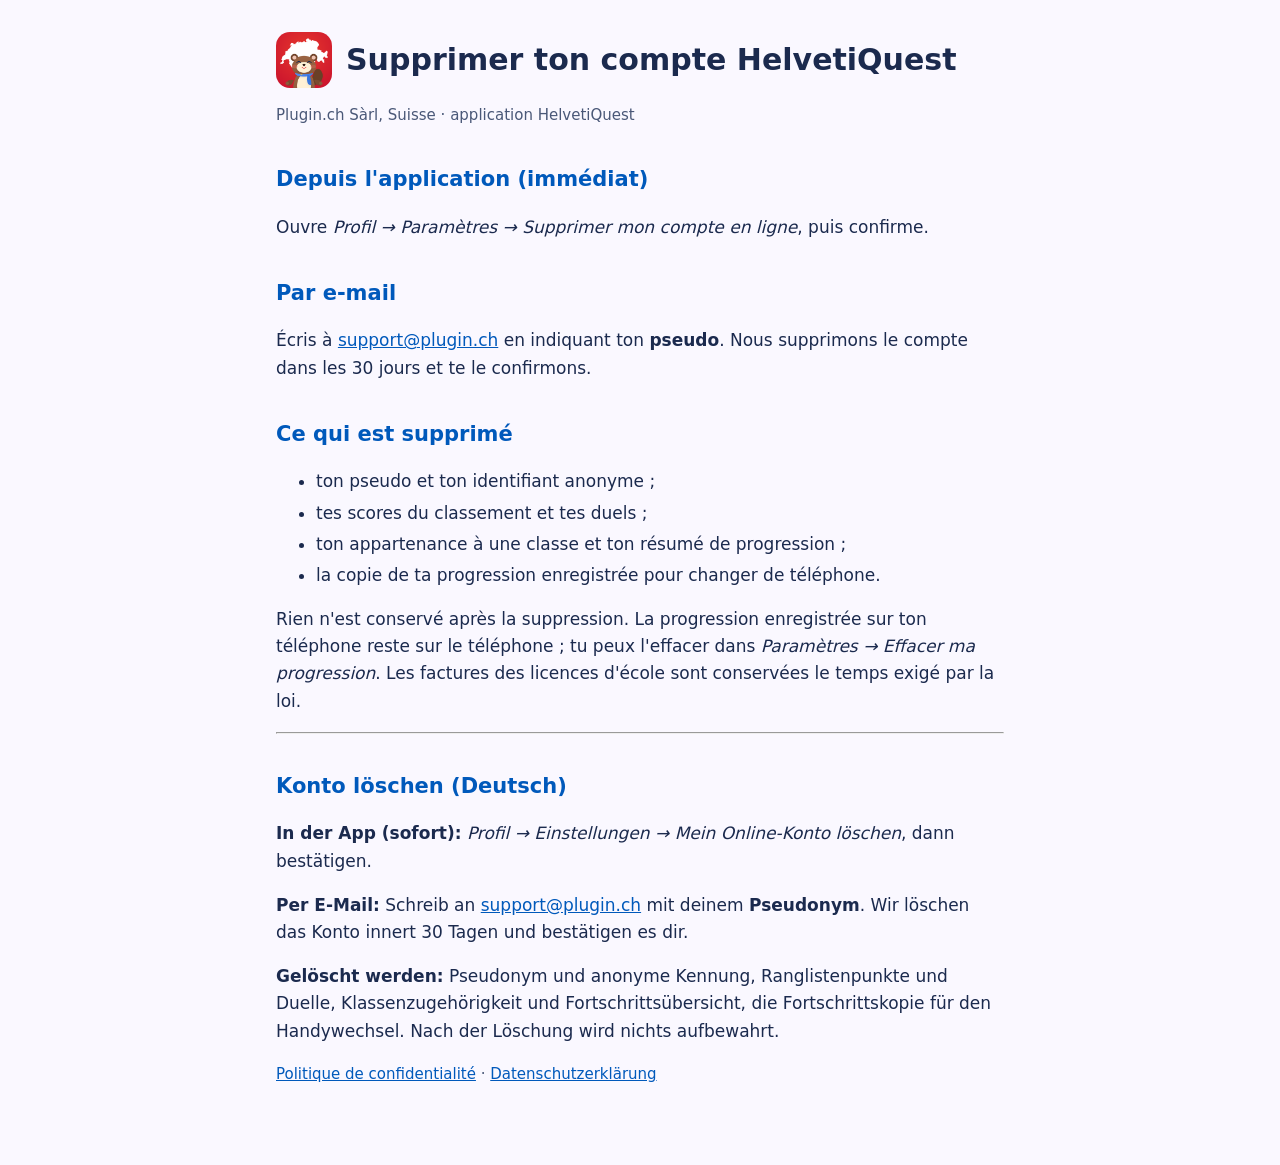
<file: swissgeo/suppression.html>
<!doctype html>
<html lang="fr">
<head>
<meta charset="utf-8">
<meta name="viewport" content="width=device-width, initial-scale=1">
<title>Supprimer son compte · HelvetiQuest</title>
<link rel="stylesheet" href="style.css">
</head>
<body>
<main>
<header><img src="icone.png" alt=""><h1>Supprimer ton compte HelvetiQuest</h1></header>
<p class="meta">Plugin.ch Sàrl, Suisse · application HelvetiQuest</p>

<h2>Depuis l'application (immédiat)</h2>
<p>Ouvre <i>Profil → Paramètres → Supprimer mon compte en ligne</i>, puis confirme.</p>

<h2>Par e-mail</h2>
<p>Écris à <a href="mailto:support@plugin.ch?subject=Suppression%20du%20compte%20SwissG%C3%A9o">support@plugin.ch</a>
en indiquant ton <b>pseudo</b>. Nous supprimons le compte dans les 30 jours et te le confirmons.</p>

<h2>Ce qui est supprimé</h2>
<ul>
<li>ton pseudo et ton identifiant anonyme ;</li>
<li>tes scores du classement et tes duels ;</li>
<li>ton appartenance à une classe et ton résumé de progression ;</li>
<li>la copie de ta progression enregistrée pour changer de téléphone.</li>
</ul>
<p>Rien n'est conservé après la suppression. La progression enregistrée sur ton téléphone reste sur le téléphone ; tu
peux l'effacer dans <i>Paramètres → Effacer ma progression</i>. Les factures des licences d'école sont conservées le
temps exigé par la loi.</p>

<hr>

<h2 lang="de">Konto löschen (Deutsch)</h2>
<div lang="de">
<p><b>In der App (sofort):</b> <i>Profil → Einstellungen → Mein Online-Konto löschen</i>, dann bestätigen.</p>
<p><b>Per E-Mail:</b> Schreib an <a href="mailto:support@plugin.ch?subject=L%C3%B6schung%20SwissG%C3%A9o-Konto">support@plugin.ch</a>
mit deinem <b>Pseudonym</b>. Wir löschen das Konto innert 30 Tagen und bestätigen es dir.</p>
<p><b>Gelöscht werden:</b> Pseudonym und anonyme Kennung, Ranglistenpunkte und Duelle, Klassenzugehörigkeit und
Fortschrittsübersicht, die Fortschrittskopie für den Handywechsel. Nach der Löschung wird nichts aufbewahrt.</p>
</div>
<p class="meta"><a href="confidentialite.html">Politique de confidentialité</a> · <a href="datenschutz.html" hreflang="de">Datenschutzerklärung</a></p>
</main>
</body>
</html>
</file>
<file: swissgeo/style.css>
:root { --ink: #1B2A4E; --muted: #4a5878; --primary: #0059BB; --bg: #FAF8FF; --card: #fff; --line: #D8E2FF; }
@media (prefers-color-scheme: dark) { :root { --ink: #EEF1FA; --muted: #B4BDD3; --primary: #8AB4FF; --bg: #121a30; --card: #1B2A4E; --line: #2c3d66; } }
* { box-sizing: border-box; }
body { margin: 0; background: var(--bg); color: var(--ink); font: 17px/1.6 system-ui, -apple-system, "Segoe UI", Roboto, sans-serif; }
main { max-width: 760px; margin: 0 auto; padding: 32px 16px 64px; }
header { display: flex; align-items: center; gap: 14px; margin-bottom: 8px; }
header img { width: 56px; height: 56px; border-radius: 14px; }
h1 { font-size: 30px; line-height: 1.2; margin: 0; }
h2 { font-size: 21px; margin: 36px 0 8px; color: var(--primary); }
a { color: var(--primary); }
.meta { color: var(--muted); font-size: 15px; }
.lang { float: right; font-size: 15px; }
.box { background: var(--card); border: 1px solid var(--line); border-radius: 16px; padding: 4px 20px; margin: 20px 0; }
table { width: 100%; border-collapse: collapse; font-size: 15px; }
th, td { text-align: left; vertical-align: top; padding: 8px 6px; border-bottom: 1px solid var(--line); }
li { margin: 4px 0; }
</file>
